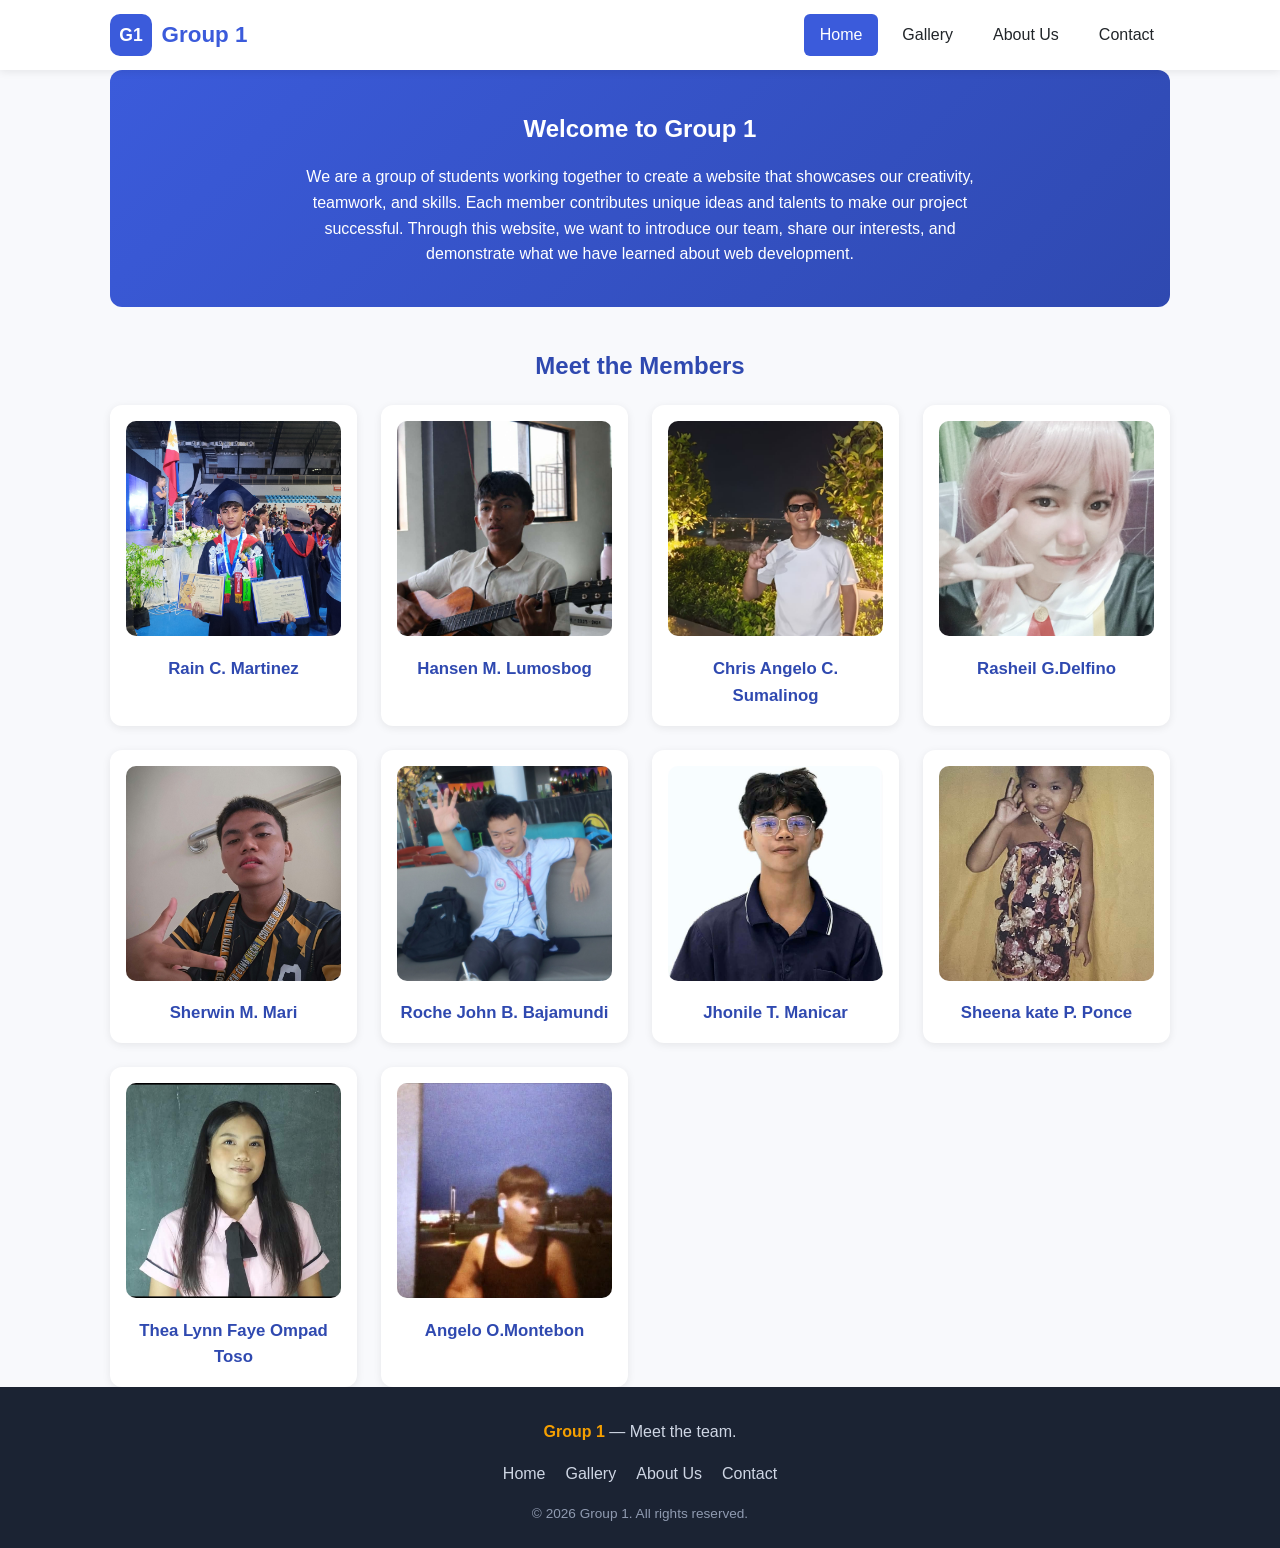
<file: index.html>
<!DOCTYPE html>
<html lang="en">
<head>
  <meta charset="UTF-8">
  <meta name="viewport" content="width=device-width, initial-scale=1.0">
  <title>Home | Group 1</title>
  <link rel="stylesheet" href="css/style.css">
</head>
<body>
  <header id="site-header">
    <div class="container header-inner">
      <a class="logo" href="index.html" aria-label="Group 1 home">
        <span class="logo-mark" aria-hidden="true">G1</span>
        <span class="logo-text">Group 1</span>
      </a>
      <input type="checkbox" id="nav-check" class="nav-check" aria-label="Toggle navigation">
      <label class="nav-toggle" for="nav-check" aria-hidden="true">
        <span></span><span></span><span></span>
      </label>
      <nav id="site-nav" class="site-nav" aria-label="Main navigation">
        <ul>
          <li><a href="index.html" aria-current="page" class="active">Home</a></li>
          <li><a href="gallery.html">Gallery</a></li>
          <li><a href="about.html">About Us</a></li>
          <li><a href="contact.html">Contact</a></li>
        </ul>
      </nav>
    </div>
  </header>

  <main class="container">
    <section id="intro" class="intro">
      <h1>Welcome to Group 1</h1>
      <p>
        We are a group of students working together to create a website that showcases our creativity, teamwork, and skills. Each member contributes unique ideas and talents to make our project successful. Through this website, we want to introduce our team, share our interests, and demonstrate what we have learned about web development.
      </p>
    </section>

    <section id="members" class="members">
      <h2>Meet the Members</h2>
      <div id="members-grid" class="members-grid">
        <a class="member-card" href="profile.html#member-1">
          <img src="images/martinez.jpeg" alt="Photo of Member Name 1">
          <h3>Rain C. Martinez</h3>
        </a>
        <a class="member-card" href="profile.html#member-2">
          <img src="images/Hansen.jfif" alt="Photo of Member Name 2">
          <h3>Hansen M. Lumosbog</h3>
        </a>
        <a class="member-card" href="profile.html#member-3">
          <img src="images/sumalinog.jpg" alt="Photo of Member Name 3">
          <h3>Chris Angelo C. Sumalinog</h3>
        </a>
        <a class="member-card" href="profile.html#member-4">
          <img src="images/Delfino.jpeg" alt="Photo of Member Name 4">
          <h3>Rasheil G.Delfino</h3>
        </a>
        <a class="member-card" href="profile.html#member-5">
          <img src="images/Sherwin.jfif" alt="Photo of Member Name 5">
          <h3>Sherwin M. Mari </h3>
        </a>
        <a class="member-card" href="profile.html#member-6">
          <img src="images/ROCHE.jpg" alt="Photo of Member Name 6">
          <h3>Roche John B. Bajamundi</h3>
        </a>
        <a class="member-card" href="profile.html#member-7">
          <img src="images/manicar.jfif" alt="Photo of Member Name 7">
          <h3>Jhonile T. Manicar</h3>
        </a>
          <a class="member-card" href="profile.html#member-8">
          <img src="images/Ponce.jfif" alt="Photo of Member Name 8">
          <h3>Sheena kate P. Ponce</h3>
        </a>
        <a class="member-card" href="profile.html#member-9">
          <img src="images/TOSO.jfif" alt="Photo of Member Name 9">
          <h3>Thea Lynn Faye Ompad Toso</h3>
        </a>
          <a class="member-card" href="profile.html#member-10">
          <img src="images/Montebon.jfif" alt="Photo of Member Name 10">
          <h3>Angelo O.Montebon</h3>
        </a>
      </div>
    </section>
  </main>

  <footer id="site-footer">
    <div class="container footer-inner">
      <p class="footer-brand"><strong>Group 1</strong> &mdash; Meet the team.</p>
      <ul class="footer-links">
        <li><a href="index.html">Home</a></li>
        <li><a href="gallery.html">Gallery</a></li>
        <li><a href="about.html">About Us</a></li>
        <li><a href="contact.html">Contact</a></li>
      </ul>
      <p class="footer-copy">&copy; 2026 Group 1. All rights reserved.</p>
    </div>
  </footer>
</body>
</html>
</file>
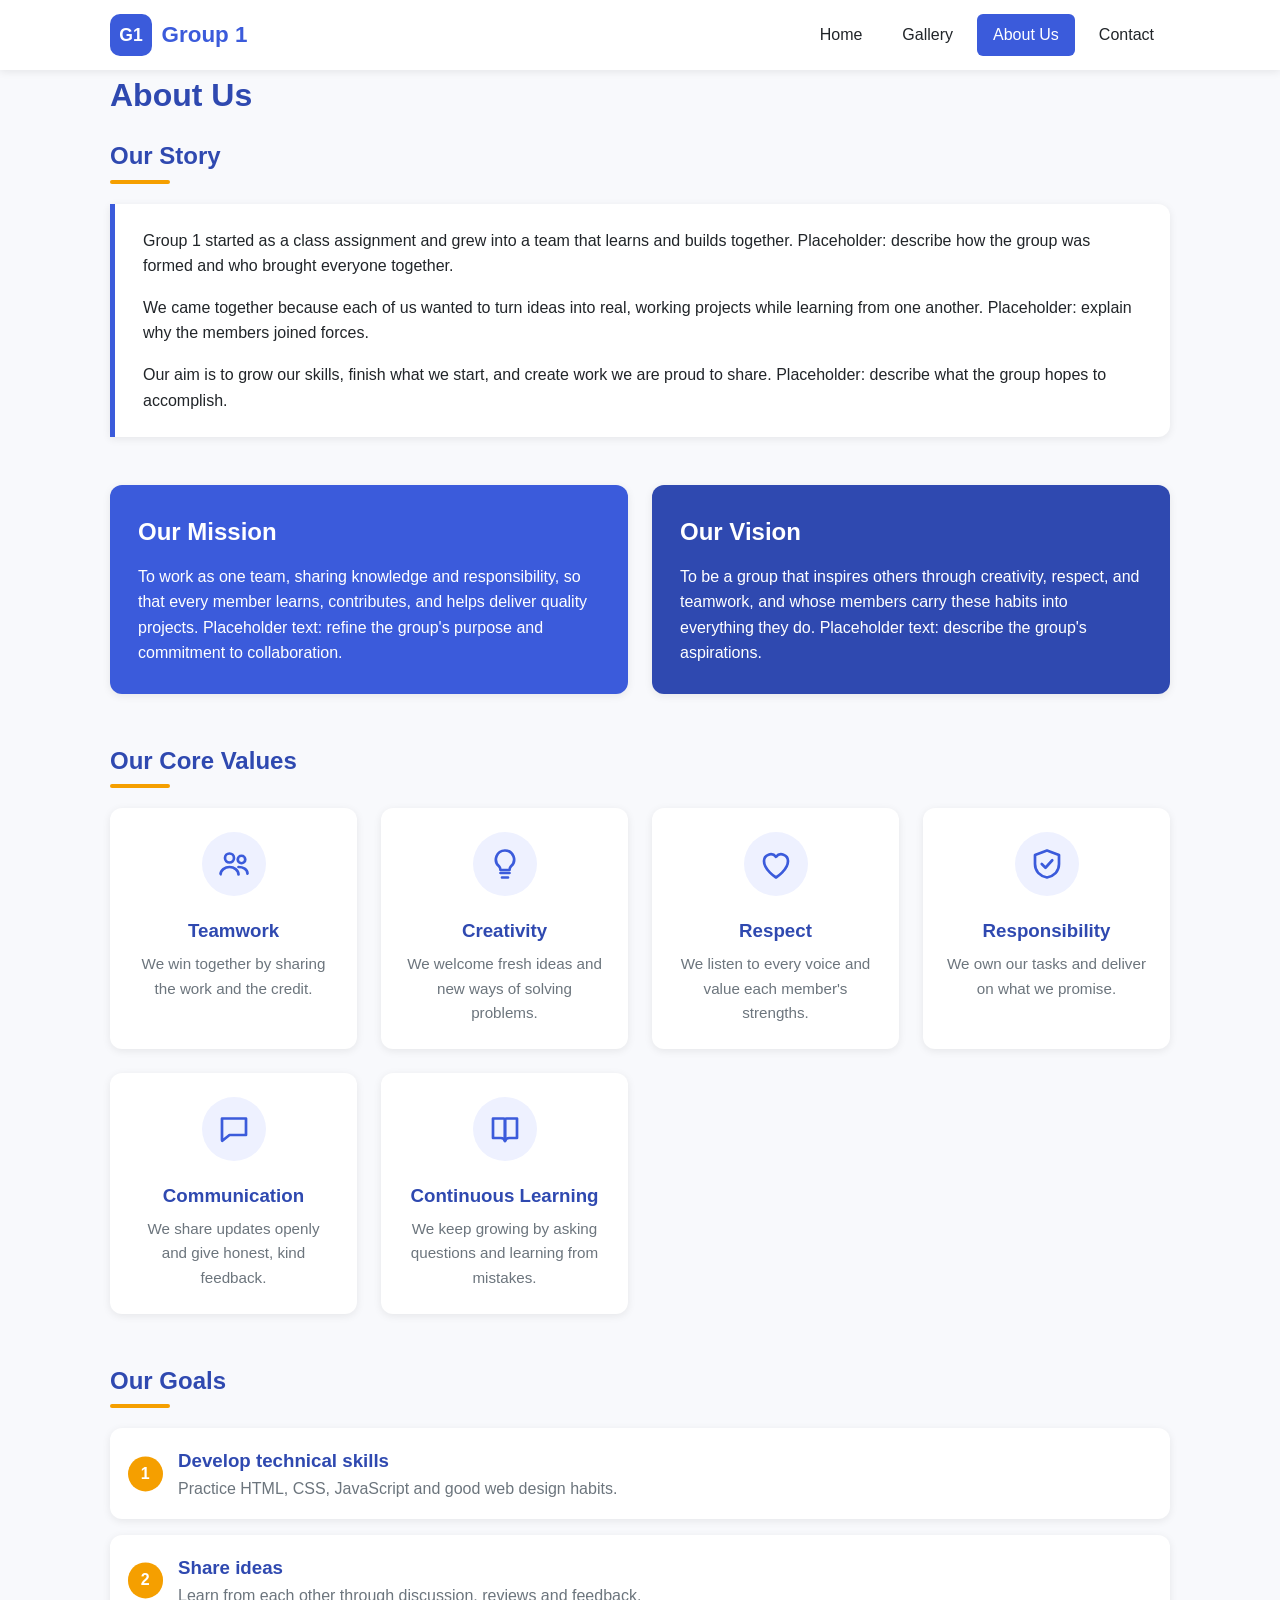
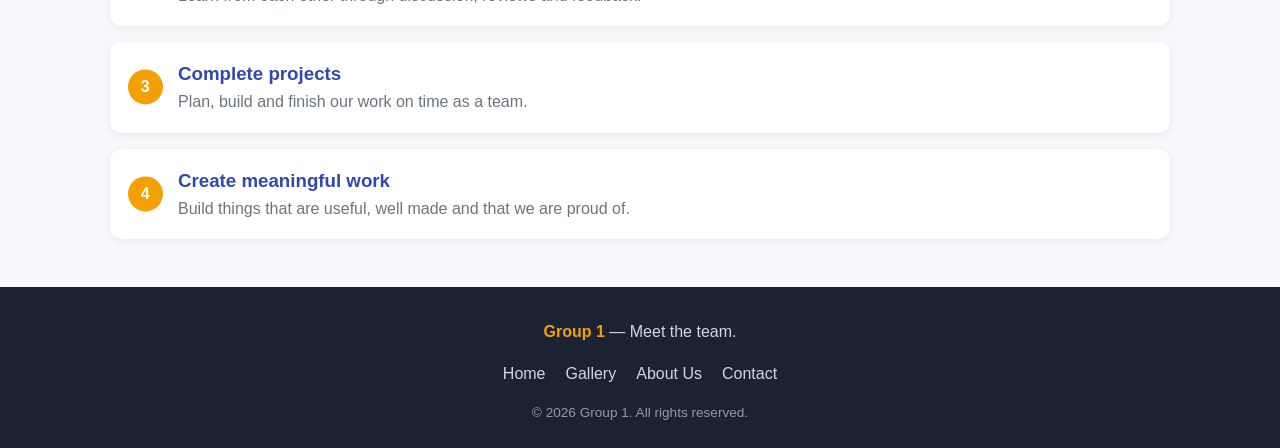
<file: about.html>
<!DOCTYPE html>
<html lang="en">
<head>
  <meta charset="UTF-8">
  <meta name="viewport" content="width=device-width, initial-scale=1.0">
  <title>About Us | Group 1</title>
  <link rel="stylesheet" href="css/style.css">
</head>
<body>
  <header id="site-header">
    <div class="container header-inner">
      <a class="logo" href="index.html" aria-label="Group 1 home">
        <span class="logo-mark" aria-hidden="true">G1</span>
        <span class="logo-text">Group 1</span>
      </a>
      <input type="checkbox" id="nav-check" class="nav-check" aria-label="Toggle navigation">
      <label class="nav-toggle" for="nav-check" aria-hidden="true">
        <span></span><span></span><span></span>
      </label>
      <nav id="site-nav" class="site-nav" aria-label="Main navigation">
        <ul>
          <li><a href="index.html">Home</a></li>
          <li><a href="gallery.html">Gallery</a></li>
          <li><a href="about.html" aria-current="page" class="active">About Us</a></li>
          <li><a href="contact.html">Contact</a></li>
        </ul>
      </nav>
    </div>
  </header>

  <main class="container about">
    <h1>About Us</h1>

    <section class="about-section" id="story">
      <h2>Our Story</h2>
      <div class="story">
        <p>
          Group 1 started as a class assignment and grew into a team that learns
          and builds together. Placeholder: describe how the group was formed and
          who brought everyone together.
        </p>
        <p>
          We came together because each of us wanted to turn ideas into real,
          working projects while learning from one another. Placeholder: explain
          why the members joined forces.
        </p>
        <p>
          Our aim is to grow our skills, finish what we start, and create work
          we are proud to share. Placeholder: describe what the group hopes to
          accomplish.
        </p>
      </div>
    </section>

    <section class="about-section" id="mission-vision">
      <div class="mv-grid">
        <article class="mv-card">
          <h2>Our Mission</h2>
          <p>
            To work as one team, sharing knowledge and responsibility, so that
            every member learns, contributes, and helps deliver quality projects.
            Placeholder text: refine the group's purpose and commitment to
            collaboration.
          </p>
        </article>
        <article class="mv-card mv-vision">
          <h2>Our Vision</h2>
          <p>
            To be a group that inspires others through creativity, respect, and
            teamwork, and whose members carry these habits into everything they
            do. Placeholder text: describe the group's aspirations.
          </p>
        </article>
      </div>
    </section>

    <section class="about-section" id="values">
      <h2>Our Core Values</h2>
      <ul class="values-grid">
        <li class="value-card">
          <svg class="value-icon" viewBox="0 0 24 24" aria-hidden="true">
            <circle cx="9" cy="8" r="3"/><circle cx="17" cy="9" r="2.5"/>
            <path d="M3 19c0-3 3-5 6-5s6 2 6 5"/><path d="M15 14c3 0 6 1.5 6 4.5"/>
          </svg>
          <h3>Teamwork</h3>
          <p>We win together by sharing the work and the credit.</p>
        </li>
        <li class="value-card">
          <svg class="value-icon" viewBox="0 0 24 24" aria-hidden="true">
            <path d="M9 18h6M10 21h4"/>
            <path d="M12 3a6 6 0 0 0-4 10.5c.8.8 1 1.5 1 2.5h6c0-1 .2-1.7 1-2.5A6 6 0 0 0 12 3z"/>
          </svg>
          <h3>Creativity</h3>
          <p>We welcome fresh ideas and new ways of solving problems.</p>
        </li>
        <li class="value-card">
          <svg class="value-icon" viewBox="0 0 24 24" aria-hidden="true">
            <path d="M12 21s-8-5-8-11a4.5 4.5 0 0 1 8-2.8A4.5 4.5 0 0 1 20 10c0 6-8 11-8 11z"/>
          </svg>
          <h3>Respect</h3>
          <p>We listen to every voice and value each member's strengths.</p>
        </li>
        <li class="value-card">
          <svg class="value-icon" viewBox="0 0 24 24" aria-hidden="true">
            <path d="M12 3l8 3v6c0 5-3.5 8-8 9-4.5-1-8-4-8-9V6z"/><path d="M8.5 12l2.5 2.5 4.5-5"/>
          </svg>
          <h3>Responsibility</h3>
          <p>We own our tasks and deliver on what we promise.</p>
        </li>
        <li class="value-card">
          <svg class="value-icon" viewBox="0 0 24 24" aria-hidden="true">
            <path d="M4 5h16v11H9l-5 4z"/>
          </svg>
          <h3>Communication</h3>
          <p>We share updates openly and give honest, kind feedback.</p>
        </li>
        <li class="value-card">
          <svg class="value-icon" viewBox="0 0 24 24" aria-hidden="true">
            <path d="M4 5h7a1 1 0 0 1 1 1v14a3 3 0 0 0-3-2H4z"/><path d="M20 5h-7a1 1 0 0 0-1 1v14a3 3 0 0 1 3-2h5z"/>
          </svg>
          <h3>Continuous Learning</h3>
          <p>We keep growing by asking questions and learning from mistakes.</p>
        </li>
      </ul>
    </section>

    <section class="about-section" id="goals">
      <h2>Our Goals</h2>
      <ol class="goals-list">
        <li>
          <h3>Develop technical skills</h3>
          <p>Practice HTML, CSS, JavaScript and good web design habits.</p>
        </li>
        <li>
          <h3>Share ideas</h3>
          <p>Learn from each other through discussion, reviews and feedback.</p>
        </li>
        <li>
          <h3>Complete projects</h3>
          <p>Plan, build and finish our work on time as a team.</p>
        </li>
        <li>
          <h3>Create meaningful work</h3>
          <p>Build things that are useful, well made and that we are proud of.</p>
        </li>
      </ol>
    </section>
  </main>

  <footer id="site-footer">
    <div class="container footer-inner">
      <p class="footer-brand"><strong>Group 1</strong> &mdash; Meet the team.</p>
      <ul class="footer-links">
        <li><a href="index.html">Home</a></li>
        <li><a href="gallery.html">Gallery</a></li>
        <li><a href="about.html">About Us</a></li>
        <li><a href="contact.html">Contact</a></li>
      </ul>
      <p class="footer-copy">&copy; 2026 Group 1. All rights reserved.</p>
    </div>
  </footer>
</body>
</html>
</file>
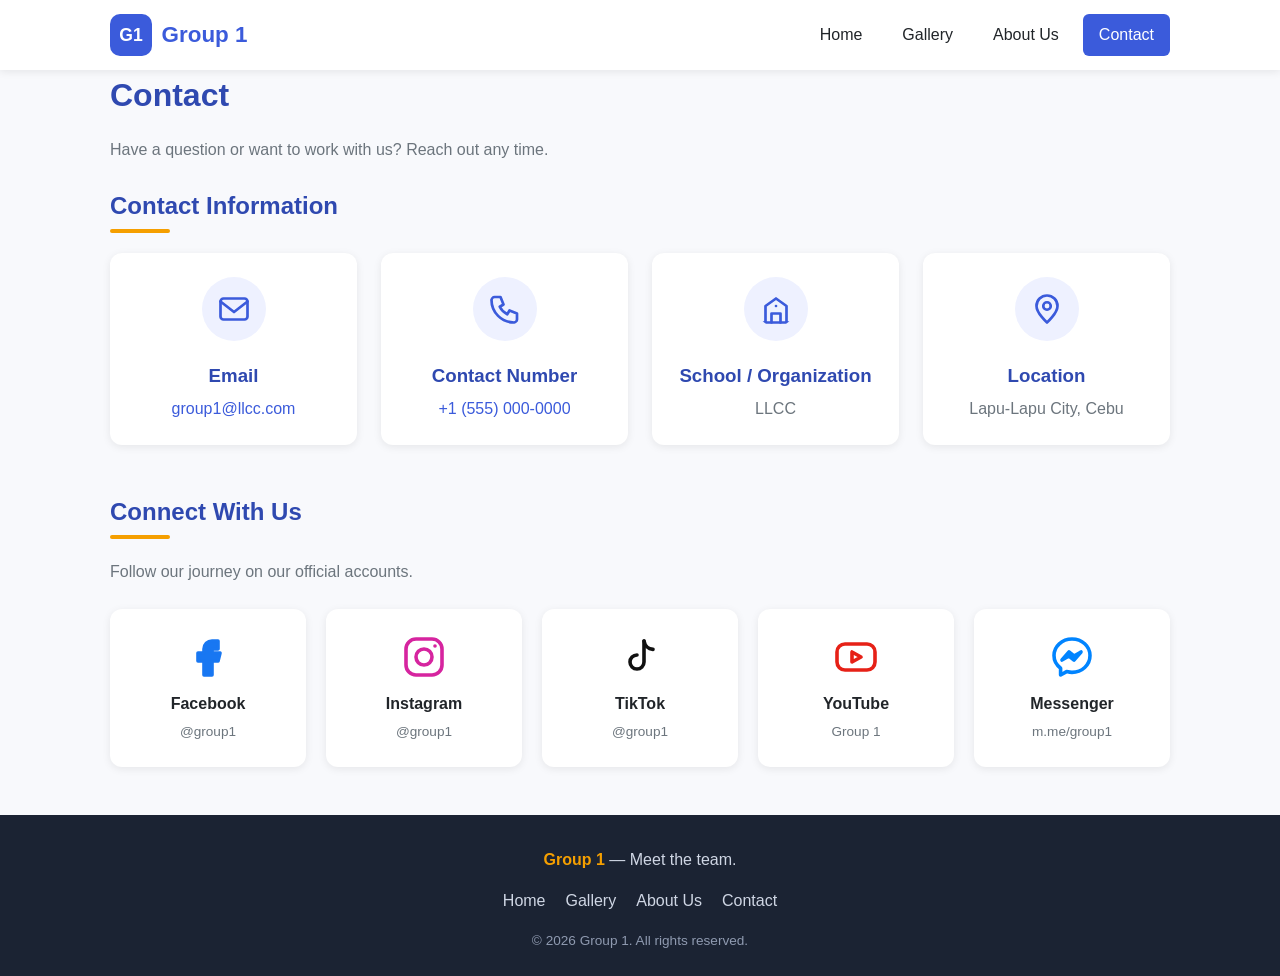
<file: contact.html>
<!DOCTYPE html>
<html lang="en">
<head>
  <meta charset="UTF-8">
  <meta name="viewport" content="width=device-width, initial-scale=1.0">
  <title>Contact | Group 1</title>
  <link rel="stylesheet" href="css/style.css">
</head>
<body>
  <header id="site-header">
    <div class="container header-inner">
      <a class="logo" href="index.html" aria-label="Group 1 home">
        <span class="logo-mark" aria-hidden="true">G1</span>
        <span class="logo-text">Group 1</span>
      </a>
      <input type="checkbox" id="nav-check" class="nav-check" aria-label="Toggle navigation">
      <label class="nav-toggle" for="nav-check" aria-hidden="true">
        <span></span><span></span><span></span>
      </label>
      <nav id="site-nav" class="site-nav" aria-label="Main navigation">
        <ul>
          <li><a href="index.html">Home</a></li>
          <li><a href="gallery.html">Gallery</a></li>
          <li><a href="about.html">About Us</a></li>
          <li><a href="contact.html" aria-current="page" class="active">Contact</a></li>
        </ul>
      </nav>
    </div>
  </header>

  <main class="container">
    <h1>Contact</h1>
    <p class="page-lead">Have a question or want to work with us? Reach out any time.</p>

    <section class="about-section" id="contact-info">
      <h2>Contact Information</h2>
      <ul class="contact-grid">
        <li class="contact-card">
          <svg class="contact-icon" viewBox="0 0 24 24" aria-hidden="true">
            <rect x="3" y="5" width="18" height="14" rx="2"/><path d="M3 7l9 7 9-7"/>
          </svg>
          <h3>Email</h3>
          <a href="mailto:group1@llcc.com">group1@llcc.com</a>
        </li>
        <li class="contact-card">
          <svg class="contact-icon" viewBox="0 0 24 24" aria-hidden="true">
            <path d="M5 4h4l2 5-2.5 1.5a11 11 0 0 0 5 5L15 13l5 2v4a2 2 0 0 1-2 2A15 15 0 0 1 3 6a2 2 0 0 1 2-2z"/>
          </svg>
          <h3>Contact Number</h3>
          <a href="tel:+15550000000">+1 (555) 000-0000</a>
        </li>
        <li class="contact-card">
          <svg class="contact-icon" viewBox="0 0 24 24" aria-hidden="true">
            <path d="M3 21h18M5 21V10l7-5 7 5v11"/><path d="M9 21v-6h6v6M12 10h.01"/>
          </svg>
          <h3>School / Organization</h3>
          <p>LLCC</p>
        </li>
        <li class="contact-card">
          <svg class="contact-icon" viewBox="0 0 24 24" aria-hidden="true">
            <path d="M12 21s-7-6.2-7-11a7 7 0 0 1 14 0c0 4.8-7 11-7 11z"/><circle cx="12" cy="10" r="2.5"/>
          </svg>
          <h3>Location</h3>
          <p>Lapu-Lapu City, Cebu</p>
        </li>
      </ul>
    </section>

    <section class="about-section" id="social">
      <h2>Connect With Us</h2>
      <p class="page-lead">Follow our journey on our official accounts.</p>
      <ul class="social-grid">
        <li>
          <a class="social-card facebook" href="#" target="_blank" rel="noopener noreferrer">
            <svg class="social-icon" viewBox="0 0 24 24" aria-hidden="true">
              <path d="M14 8h3V4h-3a4 4 0 0 0-4 4v2H7v4h3v7h4v-7h3l1-4h-4V8z"/>
            </svg>
            <span class="social-name">Facebook</span>
            <span class="social-handle">@group1</span>
          </a>
        </li>
        <li>
          <a class="social-card instagram" href="#" target="_blank" rel="noopener noreferrer">
            <svg class="social-icon" viewBox="0 0 24 24" aria-hidden="true">
              <rect x="3" y="3" width="18" height="18" rx="5"/><circle cx="12" cy="12" r="4"/><path d="M17.5 6.5h.01"/>
            </svg>
            <span class="social-name">Instagram</span>
            <span class="social-handle">@group1</span>
          </a>
        </li>
        <li>
          <a class="social-card tiktok" href="#" target="_blank" rel="noopener noreferrer">
            <svg class="social-icon" viewBox="0 0 24 24" aria-hidden="true">
              <path d="M14 4v10.5a3.5 3.5 0 1 1-3.5-3.5"/><path d="M14 4c.5 2.5 2 4 4.5 4.2"/>
            </svg>
            <span class="social-name">TikTok</span>
            <span class="social-handle">@group1</span>
          </a>
        </li>
        <li>
          <a class="social-card youtube" href="#" target="_blank" rel="noopener noreferrer">
            <svg class="social-icon" viewBox="0 0 24 24" aria-hidden="true">
              <rect x="2.5" y="5.5" width="19" height="13" rx="4"/><path d="M10 9.5v5l4.5-2.5z"/>
            </svg>
            <span class="social-name">YouTube</span>
            <span class="social-handle">Group 1</span>
          </a>
        </li>
        <li>
          <a class="social-card messenger" href="#" target="_blank" rel="noopener noreferrer">
            <svg class="social-icon" viewBox="0 0 24 24" aria-hidden="true">
              <path d="M12 3C7 3 3 6.7 3 11.3c0 2.6 1.3 4.8 3.3 6.3V21l3-1.7c.9.2 1.8.4 2.7.4 5 0 9-3.7 9-8.4S17 3 12 3z"/>
              <path d="M7 13.5l3.5-4 2.5 2 3.5-2-3.5 4-2.5-2z"/>
            </svg>
            <span class="social-name">Messenger</span>
            <span class="social-handle">m.me/group1</span>
          </a>
        </li>
      </ul>
    </section>
  </main>

  <footer id="site-footer">
    <div class="container footer-inner">
      <p class="footer-brand"><strong>Group 1</strong> &mdash; Meet the team.</p>
      <ul class="footer-links">
        <li><a href="index.html">Home</a></li>
        <li><a href="gallery.html">Gallery</a></li>
        <li><a href="about.html">About Us</a></li>
        <li><a href="contact.html">Contact</a></li>
      </ul>
      <p class="footer-copy">&copy; 2026 Group 1. All rights reserved.</p>
    </div>
  </footer>
</body>
</html>
</file>
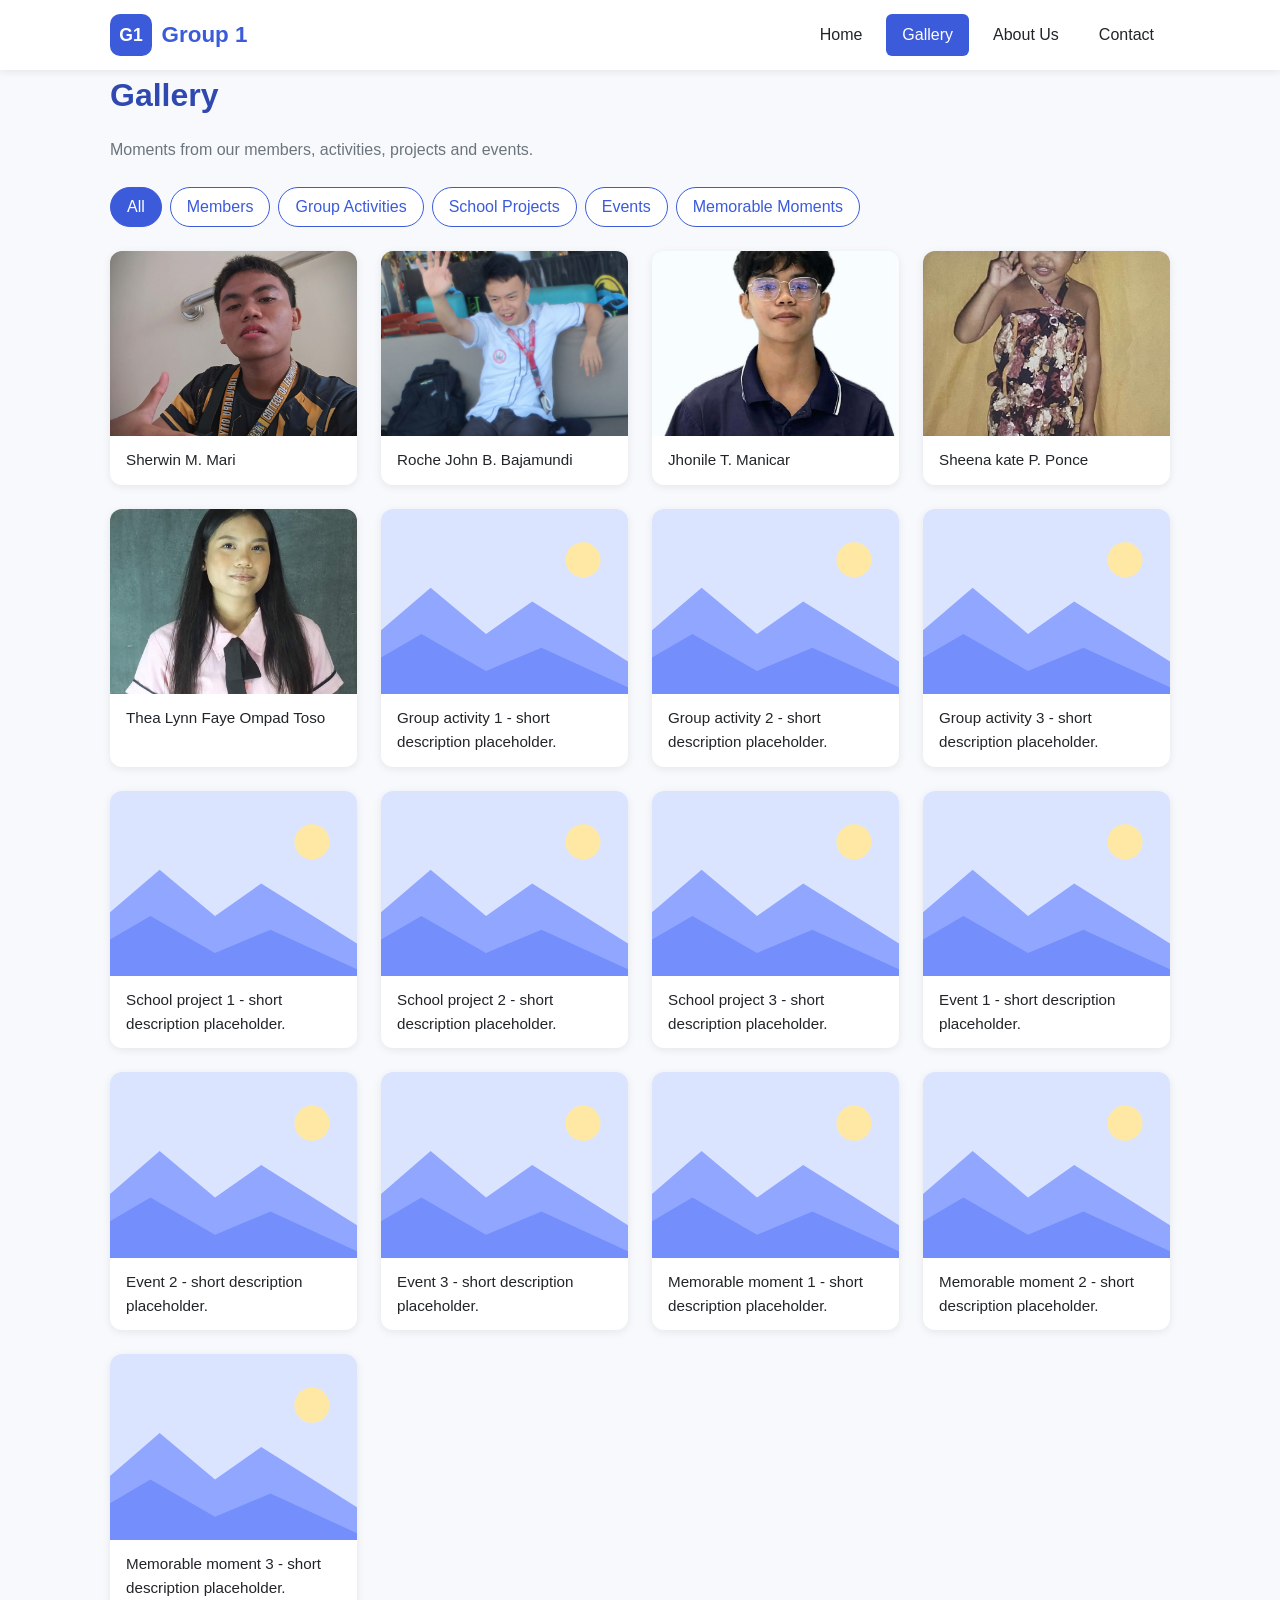
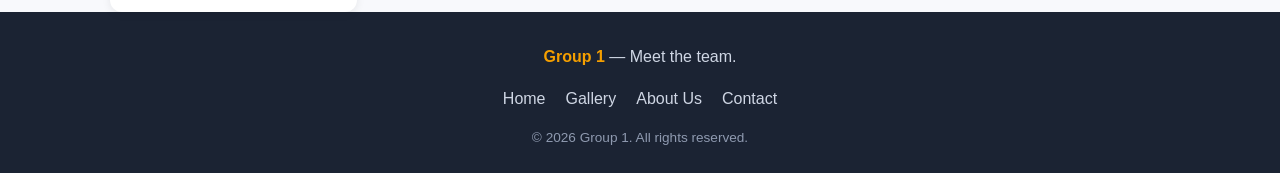
<file: gallery.html>
<!DOCTYPE html>
<html lang="en">
<head>
  <meta charset="UTF-8">
  <meta name="viewport" content="width=device-width, initial-scale=1.0">
  <title>Gallery | Group 1</title>
  <link rel="stylesheet" href="css/style.css">
</head>
<body>
  <header id="site-header">
    <div class="container header-inner">
      <a class="logo" href="index.html" aria-label="Group 1 home">
        <span class="logo-mark" aria-hidden="true">G1</span>
        <span class="logo-text">Group 1</span>
      </a>
      <input type="checkbox" id="nav-check" class="nav-check" aria-label="Toggle navigation">
      <label class="nav-toggle" for="nav-check" aria-hidden="true">
        <span></span><span></span><span></span>
      </label>
      <nav id="site-nav" class="site-nav" aria-label="Main navigation">
        <ul>
          <li><a href="index.html">Home</a></li>
          <li><a href="gallery.html" aria-current="page" class="active">Gallery</a></li>
          <li><a href="about.html">About Us</a></li>
          <li><a href="contact.html">Contact</a></li>
        </ul>
      </nav>
    </div>
  </header>

  <main class="container">
    <h1>Gallery</h1>
    <p class="page-lead">Moments from our members, activities, projects and events.</p>

    <div class="gallery-wrap">
      <input class="filter-radio" type="radio" name="gallery-filter" id="f-all" checked>
      <input class="filter-radio" type="radio" name="gallery-filter" id="f-members">
      <input class="filter-radio" type="radio" name="gallery-filter" id="f-activities">
      <input class="filter-radio" type="radio" name="gallery-filter" id="f-projects">
      <input class="filter-radio" type="radio" name="gallery-filter" id="f-events">
      <input class="filter-radio" type="radio" name="gallery-filter" id="f-moments">

      <div id="gallery-filters" class="gallery-filters" role="group" aria-label="Filter photos">
        <label class="filter-btn" for="f-all">All</label>
        <label class="filter-btn" for="f-members">Members</label>
        <label class="filter-btn" for="f-activities">Group Activities</label>
        <label class="filter-btn" for="f-projects">School Projects</label>
        <label class="filter-btn" for="f-events">Events</label>
        <label class="filter-btn" for="f-moments">Memorable Moments</label>
      </div>

      <div id="gallery-grid" class="gallery-grid">
        <figure class="gallery-item" id="g-1" data-category="members">
          <a class="gallery-thumb" href="#lb-1" aria-label="View larger: Member Name 1">
            <img src="images/Sherwin.jfif" alt="Sherwin M. Mari" loading="lazy">
          </a>
          <figcaption>Sherwin M. Mari</figcaption>
        </figure>
        <figure class="gallery-item" id="g-2" data-category="members">
          <a class="gallery-thumb" href="#lb-2" aria-label="View larger: Member Name 2">
            <img src="images/ROCHE.jpg" alt="Roche John B. Bajamundi" loading="lazy">
          </a>
          <figcaption>Roche John B. Bajamundi</figcaption>
        </figure>
        <figure class="gallery-item" id="g-3" data-category="members">
          <a class="gallery-thumb" href="#lb-3" aria-label="View larger: Member Name 3">
            <img src="images/manicar.jfif" alt="Jhonile T. Manicar" loading="lazy">
          </a>
          <figcaption>Jhonile T. Manicar</figcaption>
        </figure>
        <figure class="gallery-item" id="g-4" data-category="members">
          <a class="gallery-thumb" href="#lb-4" aria-label="View larger: Member Name 4">
            <img src="images/Ponce.jfif" alt="Sheena kate P. Ponce" loading="lazy">
          </a>
          <figcaption>Sheena kate P. Ponce</figcaption>
        </figure>
        <figure class="gallery-item" id="g-5" data-category="members">
          <a class="gallery-thumb" href="#lb-5" aria-label="View larger: Member Name 5">
            <img src="images/TOSO.jfif" alt="Thea Lynn Faye Ompad Toso" loading="lazy">
          </a>
          <figcaption>Thea Lynn Faye Ompad Toso</figcaption>
        </figure>
        <figure class="gallery-item" id="g-6" data-category="activities">
          <a class="gallery-thumb" href="#lb-6" aria-label="View larger: Group activity 1 - short description placeholder.">
            <img src="images/placeholder-wide.svg" alt="Group activity 1 - short description placeholder." loading="lazy">
          </a>
          <figcaption>Group activity 1 - short description placeholder.</figcaption>
        </figure>
        <figure class="gallery-item" id="g-7" data-category="activities">
          <a class="gallery-thumb" href="#lb-7" aria-label="View larger: Group activity 2 - short description placeholder.">
            <img src="images/placeholder-wide.svg" alt="Group activity 2 - short description placeholder." loading="lazy">
          </a>
          <figcaption>Group activity 2 - short description placeholder.</figcaption>
        </figure>
        <figure class="gallery-item" id="g-8" data-category="activities">
          <a class="gallery-thumb" href="#lb-8" aria-label="View larger: Group activity 3 - short description placeholder.">
            <img src="images/placeholder-wide.svg" alt="Group activity 3 - short description placeholder." loading="lazy">
          </a>
          <figcaption>Group activity 3 - short description placeholder.</figcaption>
        </figure>
        <figure class="gallery-item" id="g-9" data-category="projects">
          <a class="gallery-thumb" href="#lb-9" aria-label="View larger: School project 1 - short description placeholder.">
            <img src="images/placeholder-wide.svg" alt="School project 1 - short description placeholder." loading="lazy">
          </a>
          <figcaption>School project 1 - short description placeholder.</figcaption>
        </figure>
        <figure class="gallery-item" id="g-10" data-category="projects">
          <a class="gallery-thumb" href="#lb-10" aria-label="View larger: School project 2 - short description placeholder.">
            <img src="images/placeholder-wide.svg" alt="School project 2 - short description placeholder." loading="lazy">
          </a>
          <figcaption>School project 2 - short description placeholder.</figcaption>
        </figure>
        <figure class="gallery-item" id="g-11" data-category="projects">
          <a class="gallery-thumb" href="#lb-11" aria-label="View larger: School project 3 - short description placeholder.">
            <img src="images/placeholder-wide.svg" alt="School project 3 - short description placeholder." loading="lazy">
          </a>
          <figcaption>School project 3 - short description placeholder.</figcaption>
        </figure>
        <figure class="gallery-item" id="g-12" data-category="events">
          <a class="gallery-thumb" href="#lb-12" aria-label="View larger: Event 1 - short description placeholder.">
            <img src="images/placeholder-wide.svg" alt="Event 1 - short description placeholder." loading="lazy">
          </a>
          <figcaption>Event 1 - short description placeholder.</figcaption>
        </figure>
        <figure class="gallery-item" id="g-13" data-category="events">
          <a class="gallery-thumb" href="#lb-13" aria-label="View larger: Event 2 - short description placeholder.">
            <img src="images/placeholder-wide.svg" alt="Event 2 - short description placeholder." loading="lazy">
          </a>
          <figcaption>Event 2 - short description placeholder.</figcaption>
        </figure>
        <figure class="gallery-item" id="g-14" data-category="events">
          <a class="gallery-thumb" href="#lb-14" aria-label="View larger: Event 3 - short description placeholder.">
            <img src="images/placeholder-wide.svg" alt="Event 3 - short description placeholder." loading="lazy">
          </a>
          <figcaption>Event 3 - short description placeholder.</figcaption>
        </figure>
        <figure class="gallery-item" id="g-15" data-category="moments">
          <a class="gallery-thumb" href="#lb-15" aria-label="View larger: Memorable moment 1 - short description placeholder.">
            <img src="images/placeholder-wide.svg" alt="Memorable moment 1 - short description placeholder." loading="lazy">
          </a>
          <figcaption>Memorable moment 1 - short description placeholder.</figcaption>
        </figure>
        <figure class="gallery-item" id="g-16" data-category="moments">
          <a class="gallery-thumb" href="#lb-16" aria-label="View larger: Memorable moment 2 - short description placeholder.">
            <img src="images/placeholder-wide.svg" alt="Memorable moment 2 - short description placeholder." loading="lazy">
          </a>
          <figcaption>Memorable moment 2 - short description placeholder.</figcaption>
        </figure>
        <figure class="gallery-item" id="g-17" data-category="moments">
          <a class="gallery-thumb" href="#lb-17" aria-label="View larger: Memorable moment 3 - short description placeholder.">
            <img src="images/placeholder-wide.svg" alt="Memorable moment 3 - short description placeholder." loading="lazy">
          </a>
          <figcaption>Memorable moment 3 - short description placeholder.</figcaption>
        </figure>
      </div>

      <div id="lb-1" class="lightbox" role="dialog" aria-label="Photo viewer">
        <a class="lb-backdrop" href="#g-1" aria-label="Close"></a>
        <div class="lb-panel">
          <a class="lb-btn lb-close" href="#g-1" aria-label="Close">&times;</a>
          <a class="lb-btn lb-prev lb-all" href="#lb-17" aria-label="Previous photo">&#10094;</a>
          <a class="lb-btn lb-prev lb-cat" href="#lb-5" aria-label="Previous photo">&#10094;</a>
          <figure>
            <img src="images/Sherwin.jfif" alt="Sherwin M. Mari" loading="lazy">
            <figcaption>Sherwin M. Mari</figcaption>
          </figure>
          <a class="lb-btn lb-next lb-all" href="#lb-2" aria-label="Next photo">&#10095;</a>
          <a class="lb-btn lb-next lb-cat" href="#lb-2" aria-label="Next photo">&#10095;</a>
        </div>
      </div>
      <div id="lb-2" class="lightbox" role="dialog" aria-label="Photo viewer">
        <a class="lb-backdrop" href="#g-2" aria-label="Close"></a>
        <div class="lb-panel">
          <a class="lb-btn lb-close" href="#g-2" aria-label="Close">&times;</a>
          <a class="lb-btn lb-prev lb-all" href="#lb-1" aria-label="Previous photo">&#10094;</a>
          <a class="lb-btn lb-prev lb-cat" href="#lb-1" aria-label="Previous photo">&#10094;</a>
          <figure>
            <img src="images/ROCHE.jpg" alt="Roche John B. Bajamundi" loading="lazy">
            <figcaption>Roche John B. Bajamundi</figcaption>
          </figure>
          <a class="lb-btn lb-next lb-all" href="#lb-3" aria-label="Next photo">&#10095;</a>
          <a class="lb-btn lb-next lb-cat" href="#lb-3" aria-label="Next photo">&#10095;</a>
        </div>
      </div>
      <div id="lb-3" class="lightbox" role="dialog" aria-label="Photo viewer">
        <a class="lb-backdrop" href="#g-3" aria-label="Close"></a>
        <div class="lb-panel">
          <a class="lb-btn lb-close" href="#g-3" aria-label="Close">&times;</a>
          <a class="lb-btn lb-prev lb-all" href="#lb-2" aria-label="Previous photo">&#10094;</a>
          <a class="lb-btn lb-prev lb-cat" href="#lb-2" aria-label="Previous photo">&#10094;</a>
          <figure>
            <img src="images/manicar.jfif" alt="Jhonile T. Manicar" loading="lazy">
            <figcaption>Jhonile T. Manicar</figcaption>
          </figure>
          <a class="lb-btn lb-next lb-all" href="#lb-4" aria-label="Next photo">&#10095;</a>
          <a class="lb-btn lb-next lb-cat" href="#lb-4" aria-label="Next photo">&#10095;</a>
        </div>
      </div>
      <div id="lb-4" class="lightbox" role="dialog" aria-label="Photo viewer">
        <a class="lb-backdrop" href="#g-4" aria-label="Close"></a>
        <div class="lb-panel">
          <a class="lb-btn lb-close" href="#g-4" aria-label="Close">&times;</a>
          <a class="lb-btn lb-prev lb-all" href="#lb-3" aria-label="Previous photo">&#10094;</a>
          <a class="lb-btn lb-prev lb-cat" href="#lb-3" aria-label="Previous photo">&#10094;</a>
          <figure>
            <img src="images/Ponce.jfif" alt="Sheena kate P. Ponce" loading="lazy">
            <figcaption>Sheena kate P. Ponce</figcaption>
          </figure>
          <a class="lb-btn lb-next lb-all" href="#lb-5" aria-label="Next photo">&#10095;</a>
          <a class="lb-btn lb-next lb-cat" href="#lb-5" aria-label="Next photo">&#10095;</a>
        </div>
      </div>
      <div id="lb-5" class="lightbox" role="dialog" aria-label="Photo viewer">
        <a class="lb-backdrop" href="#g-5" aria-label="Close"></a>
        <div class="lb-panel">
          <a class="lb-btn lb-close" href="#g-5" aria-label="Close">&times;</a>
          <a class="lb-btn lb-prev lb-all" href="#lb-4" aria-label="Previous photo">&#10094;</a>
          <a class="lb-btn lb-prev lb-cat" href="#lb-4" aria-label="Previous photo">&#10094;</a>
          <figure>
            <img src="images/TOSO.jfif" alt="Thea Lynn Faye Ompad Toso" loading="lazy">
            <figcaption>Thea Lynn Faye Ompad Toso</figcaption>
          </figure>
          <a class="lb-btn lb-next lb-all" href="#lb-6" aria-label="Next photo">&#10095;</a>
          <a class="lb-btn lb-next lb-cat" href="#lb-6" aria-label="Next photo">&#10095;</a>
        </div>
      </div>
      <div id="lb-6" class="lightbox" role="dialog" aria-label="Photo viewer">
        <a class="lb-backdrop" href="#g-6" aria-label="Close"></a>
        <div class="lb-panel">
          <a class="lb-btn lb-close" href="#g-6" aria-label="Close">&times;</a>
          <a class="lb-btn lb-prev lb-all" href="#lb-5" aria-label="Previous photo">&#10094;</a>
          <a class="lb-btn lb-prev lb-cat" href="#lb-5" aria-label="Previous photo">&#10094;</a>
          <figure>
            <img src="images/placeholder-wide.svg" alt="Group activity 1 - short description placeholder." loading="lazy">
            <figcaption>Group activity 1 - short description placeholder.</figcaption>
          </figure>
          <a class="lb-btn lb-next lb-all" href="#lb-7" aria-label="Next photo">&#10095;</a>
          <a class="lb-btn lb-next lb-cat" href="#lb-7" aria-label="Next photo">&#10095;</a>
        </div>
      </div>
      <div id="lb-7" class="lightbox" role="dialog" aria-label="Photo viewer">
        <a class="lb-backdrop" href="#g-7" aria-label="Close"></a>
        <div class="lb-panel">
          <a class="lb-btn lb-close" href="#g-7" aria-label="Close">&times;</a>
          <a class="lb-btn lb-prev lb-all" href="#lb-6" aria-label="Previous photo">&#10094;</a>
          <a class="lb-btn lb-prev lb-cat" href="#lb-6" aria-label="Previous photo">&#10094;</a>
          <figure>
            <img src="images/placeholder-wide.svg" alt="Group activity 2 - short description placeholder." loading="lazy">
            <figcaption>Group activity 2 - short description placeholder.</figcaption>
          </figure>
          <a class="lb-btn lb-next lb-all" href="#lb-8" aria-label="Next photo">&#10095;</a>
          <a class="lb-btn lb-next lb-cat" href="#lb-8" aria-label="Next photo">&#10095;</a>
        </div>
      </div>
      <div id="lb-8" class="lightbox" role="dialog" aria-label="Photo viewer">
        <a class="lb-backdrop" href="#g-8" aria-label="Close"></a>
        <div class="lb-panel">
          <a class="lb-btn lb-close" href="#g-8" aria-label="Close">&times;</a>
          <a class="lb-btn lb-prev lb-all" href="#lb-7" aria-label="Previous photo">&#10094;</a>
          <a class="lb-btn lb-prev lb-cat" href="#lb-7" aria-label="Previous photo">&#10094;</a>
          <figure>
            <img src="images/placeholder-wide.svg" alt="Group activity 3 - short description placeholder." loading="lazy">
            <figcaption>Group activity 3 - short description placeholder.</figcaption>
          </figure>
          <a class="lb-btn lb-next lb-all" href="#lb-9" aria-label="Next photo">&#10095;</a>
          <a class="lb-btn lb-next lb-cat" href="#lb-6" aria-label="Next photo">&#10095;</a>
        </div>
      </div>
      <div id="lb-9" class="lightbox" role="dialog" aria-label="Photo viewer">
        <a class="lb-backdrop" href="#g-9" aria-label="Close"></a>
        <div class="lb-panel">
          <a class="lb-btn lb-close" href="#g-9" aria-label="Close">&times;</a>
          <a class="lb-btn lb-prev lb-all" href="#lb-8" aria-label="Previous photo">&#10094;</a>
          <a class="lb-btn lb-prev lb-cat" href="#lb-11" aria-label="Previous photo">&#10094;</a>
          <figure>
            <img src="images/placeholder-wide.svg" alt="School project 1 - short description placeholder." loading="lazy">
            <figcaption>School project 1 - short description placeholder.</figcaption>
          </figure>
          <a class="lb-btn lb-next lb-all" href="#lb-10" aria-label="Next photo">&#10095;</a>
          <a class="lb-btn lb-next lb-cat" href="#lb-10" aria-label="Next photo">&#10095;</a>
        </div>
      </div>
      <div id="lb-10" class="lightbox" role="dialog" aria-label="Photo viewer">
        <a class="lb-backdrop" href="#g-10" aria-label="Close"></a>
        <div class="lb-panel">
          <a class="lb-btn lb-close" href="#g-10" aria-label="Close">&times;</a>
          <a class="lb-btn lb-prev lb-all" href="#lb-9" aria-label="Previous photo">&#10094;</a>
          <a class="lb-btn lb-prev lb-cat" href="#lb-9" aria-label="Previous photo">&#10094;</a>
          <figure>
            <img src="images/placeholder-wide.svg" alt="School project 2 - short description placeholder." loading="lazy">
            <figcaption>School project 2 - short description placeholder.</figcaption>
          </figure>
          <a class="lb-btn lb-next lb-all" href="#lb-11" aria-label="Next photo">&#10095;</a>
          <a class="lb-btn lb-next lb-cat" href="#lb-11" aria-label="Next photo">&#10095;</a>
        </div>
      </div>
      <div id="lb-11" class="lightbox" role="dialog" aria-label="Photo viewer">
        <a class="lb-backdrop" href="#g-11" aria-label="Close"></a>
        <div class="lb-panel">
          <a class="lb-btn lb-close" href="#g-11" aria-label="Close">&times;</a>
          <a class="lb-btn lb-prev lb-all" href="#lb-10" aria-label="Previous photo">&#10094;</a>
          <a class="lb-btn lb-prev lb-cat" href="#lb-10" aria-label="Previous photo">&#10094;</a>
          <figure>
            <img src="images/placeholder-wide.svg" alt="School project 3 - short description placeholder." loading="lazy">
            <figcaption>School project 3 - short description placeholder.</figcaption>
          </figure>
          <a class="lb-btn lb-next lb-all" href="#lb-12" aria-label="Next photo">&#10095;</a>
          <a class="lb-btn lb-next lb-cat" href="#lb-9" aria-label="Next photo">&#10095;</a>
        </div>
      </div>
      <div id="lb-12" class="lightbox" role="dialog" aria-label="Photo viewer">
        <a class="lb-backdrop" href="#g-12" aria-label="Close"></a>
        <div class="lb-panel">
          <a class="lb-btn lb-close" href="#g-12" aria-label="Close">&times;</a>
          <a class="lb-btn lb-prev lb-all" href="#lb-11" aria-label="Previous photo">&#10094;</a>
          <a class="lb-btn lb-prev lb-cat" href="#lb-14" aria-label="Previous photo">&#10094;</a>
          <figure>
            <img src="images/placeholder-wide.svg" alt="Event 1 - short description placeholder." loading="lazy">
            <figcaption>Event 1 - short description placeholder.</figcaption>
          </figure>
          <a class="lb-btn lb-next lb-all" href="#lb-13" aria-label="Next photo">&#10095;</a>
          <a class="lb-btn lb-next lb-cat" href="#lb-13" aria-label="Next photo">&#10095;</a>
        </div>
      </div>
      <div id="lb-13" class="lightbox" role="dialog" aria-label="Photo viewer">
        <a class="lb-backdrop" href="#g-13" aria-label="Close"></a>
        <div class="lb-panel">
          <a class="lb-btn lb-close" href="#g-13" aria-label="Close">&times;</a>
          <a class="lb-btn lb-prev lb-all" href="#lb-12" aria-label="Previous photo">&#10094;</a>
          <a class="lb-btn lb-prev lb-cat" href="#lb-12" aria-label="Previous photo">&#10094;</a>
          <figure>
            <img src="images/placeholder-wide.svg" alt="Event 2 - short description placeholder." loading="lazy">
            <figcaption>Event 2 - short description placeholder.</figcaption>
          </figure>
          <a class="lb-btn lb-next lb-all" href="#lb-14" aria-label="Next photo">&#10095;</a>
          <a class="lb-btn lb-next lb-cat" href="#lb-14" aria-label="Next photo">&#10095;</a>
        </div>
      </div>
      <div id="lb-14" class="lightbox" role="dialog" aria-label="Photo viewer">
        <a class="lb-backdrop" href="#g-14" aria-label="Close"></a>
        <div class="lb-panel">
          <a class="lb-btn lb-close" href="#g-14" aria-label="Close">&times;</a>
          <a class="lb-btn lb-prev lb-all" href="#lb-13" aria-label="Previous photo">&#10094;</a>
          <a class="lb-btn lb-prev lb-cat" href="#lb-13" aria-label="Previous photo">&#10094;</a>
          <figure>
            <img src="images/placeholder-wide.svg" alt="Event 3 - short description placeholder." loading="lazy">
            <figcaption>Event 3 - short description placeholder.</figcaption>
          </figure>
          <a class="lb-btn lb-next lb-all" href="#lb-15" aria-label="Next photo">&#10095;</a>
          <a class="lb-btn lb-next lb-cat" href="#lb-12" aria-label="Next photo">&#10095;</a>
        </div>
      </div>
      <div id="lb-15" class="lightbox" role="dialog" aria-label="Photo viewer">
        <a class="lb-backdrop" href="#g-15" aria-label="Close"></a>
        <div class="lb-panel">
          <a class="lb-btn lb-close" href="#g-15" aria-label="Close">&times;</a>
          <a class="lb-btn lb-prev lb-all" href="#lb-14" aria-label="Previous photo">&#10094;</a>
          <a class="lb-btn lb-prev lb-cat" href="#lb-17" aria-label="Previous photo">&#10094;</a>
          <figure>
            <img src="images/placeholder-wide.svg" alt="Memorable moment 1 - short description placeholder." loading="lazy">
            <figcaption>Memorable moment 1 - short description placeholder.</figcaption>
          </figure>
          <a class="lb-btn lb-next lb-all" href="#lb-16" aria-label="Next photo">&#10095;</a>
          <a class="lb-btn lb-next lb-cat" href="#lb-16" aria-label="Next photo">&#10095;</a>
        </div>
      </div>
      <div id="lb-16" class="lightbox" role="dialog" aria-label="Photo viewer">
        <a class="lb-backdrop" href="#g-16" aria-label="Close"></a>
        <div class="lb-panel">
          <a class="lb-btn lb-close" href="#g-16" aria-label="Close">&times;</a>
          <a class="lb-btn lb-prev lb-all" href="#lb-15" aria-label="Previous photo">&#10094;</a>
          <a class="lb-btn lb-prev lb-cat" href="#lb-15" aria-label="Previous photo">&#10094;</a>
          <figure>
            <img src="images/placeholder-wide.svg" alt="Memorable moment 2 - short description placeholder." loading="lazy">
            <figcaption>Memorable moment 2 - short description placeholder.</figcaption>
          </figure>
          <a class="lb-btn lb-next lb-all" href="#lb-17" aria-label="Next photo">&#10095;</a>
          <a class="lb-btn lb-next lb-cat" href="#lb-17" aria-label="Next photo">&#10095;</a>
        </div>
      </div>
      <div id="lb-17" class="lightbox" role="dialog" aria-label="Photo viewer">
        <a class="lb-backdrop" href="#g-17" aria-label="Close"></a>
        <div class="lb-panel">
          <a class="lb-btn lb-close" href="#g-17" aria-label="Close">&times;</a>
          <a class="lb-btn lb-prev lb-all" href="#lb-16" aria-label="Previous photo">&#10094;</a>
          <a class="lb-btn lb-prev lb-cat" href="#lb-16" aria-label="Previous photo">&#10094;</a>
          <figure>
            <img src="images/placeholder-wide.svg" alt="Memorable moment 3 - short description placeholder." loading="lazy">
            <figcaption>Memorable moment 3 - short description placeholder.</figcaption>
          </figure>
          <a class="lb-btn lb-next lb-all" href="#lb-1" aria-label="Next photo">&#10095;</a>
          <a class="lb-btn lb-next lb-cat" href="#lb-15" aria-label="Next photo">&#10095;</a>
        </div>
      </div>
    </div>
  </main>

  <footer id="site-footer">
    <div class="container footer-inner">
      <p class="footer-brand"><strong>Group 1</strong> &mdash; Meet the team.</p>
      <ul class="footer-links">
        <li><a href="index.html">Home</a></li>
        <li><a href="gallery.html">Gallery</a></li>
        <li><a href="about.html">About Us</a></li>
        <li><a href="contact.html">Contact</a></li>
      </ul>
      <p class="footer-copy">&copy; 2026 Group 1. All rights reserved.</p>
    </div>
  </footer>
</body>
</html>
</file>
<file: css/style.css>
:root {
  --primary: #3b5bdb;
  --primary-dark: #2f49b0;
  --accent: #f59f00;
  --bg: #f8f9fc;
  --text: #212529;
  --muted: #6c757d;
  --white: #fff;
  --max-width: 1100px;
}

* {
  box-sizing: border-box;
  margin: 0;
  padding: 0;
}

body {
  display: flex;
  flex-direction: column;
  min-height: 100vh;
  font-family: "Segoe UI", Tahoma, Arial, sans-serif;
  line-height: 1.6;
  color: var(--text);
  background: var(--bg);
}

a {
  color: inherit;
  text-decoration: none;
}

ul {
  list-style: none;
}

.container {
  width: 100%;
  max-width: var(--max-width);
  margin: 0 auto;
  padding: 0 1.25rem;
}

/* Header */
#site-header {
  position: sticky;
  top: 0;
  z-index: 100;
  background: var(--white);
  box-shadow: 0 2px 8px rgba(0, 0, 0, 0.08);
}

.header-inner {
  display: flex;
  align-items: center;
  justify-content: space-between;
  min-height: 70px;
}

.logo {
  display: flex;
  align-items: center;
  gap: 0.6rem;
  font-size: 1.4rem;
  font-weight: 700;
  color: var(--primary);
}

.logo-mark {
  display: grid;
  place-items: center;
  width: 42px;
  height: 42px;
  border-radius: 10px;
  background: var(--primary);
  color: var(--white);
  font-size: 1.1rem;
}

.site-nav ul {
  display: flex;
  gap: 0.5rem;
}

.site-nav a {
  display: block;
  padding: 0.5rem 1rem;
  border-radius: 6px;
  font-weight: 500;
  transition: background 0.2s, color 0.2s;
}

.site-nav a:hover {
  background: #eef1ff;
  color: var(--primary);
}

.site-nav a.active {
  background: var(--primary);
  color: var(--white);
}

.nav-toggle {
  display: none;
  flex-direction: column;
  gap: 5px;
  padding: 0.5rem;
  border: none;
  background: none;
  cursor: pointer;
}

.nav-check {
  display: none;
}

.nav-toggle span {
  width: 26px;
  height: 3px;
  border-radius: 2px;
  background: var(--primary);
}

/* Main */
main {
  flex: 1;
  padding: 2.5rem 0;
}

main h1 {
  margin-bottom: 1rem;
  color: var(--primary-dark);
}

html {
  scroll-behavior: smooth;
}

/* Home: intro */
.intro {
  padding: 2.5rem 1.5rem;
  margin-bottom: 2.5rem;
  border-radius: 12px;
  background: linear-gradient(135deg, var(--primary), var(--primary-dark));
  color: var(--white);
  text-align: center;
}

.intro h1 {
  color: var(--white);
}

.intro p {
  max-width: 700px;
  margin: 0 auto;
}

/* Home: members */
.members h2 {
  margin-bottom: 1.25rem;
  text-align: center;
  color: var(--primary-dark);
}

.members-grid {
  display: grid;
  grid-template-columns: repeat(auto-fill, minmax(200px, 1fr));
  gap: 1.5rem;
}

.member-card {
  display: block;
  padding: 1rem;
  border-radius: 12px;
  background: var(--white);
  box-shadow: 0 2px 8px rgba(0, 0, 0, 0.08);
  text-align: center;
  transition: transform 0.2s, box-shadow 0.2s;
}

.member-card:hover,
.member-card:focus-visible {
  transform: translateY(-4px);
  box-shadow: 0 8px 18px rgba(59, 91, 219, 0.25);
}

.member-card img {
  width: 100%;
  aspect-ratio: 1;
  object-fit: cover;
  border-radius: 10px;
  margin-bottom: 0.75rem;
}

.member-card h3 {
  font-size: 1.05rem;
  color: var(--primary-dark);
}

/* Profile page */
.back-link {
  display: inline-block;
  margin-bottom: 1.25rem;
  color: var(--primary);
  font-weight: 500;
}

.back-link:hover {
  text-decoration: underline;
}

.profile {
  display: none;
  grid-template-columns: 280px 1fr;
  gap: 2rem;
  padding: 2rem;
  border-radius: 12px;
  background: var(--white);
  box-shadow: 0 2px 8px rgba(0, 0, 0, 0.08);
  scroll-margin-top: 90px;
}

/* Each member is selected through the URL fragment, e.g. profile.html#member-2. */
.profile:target {
  display: grid;
}

.profile-missing {
  display: none;
  padding: 2rem;
  border-radius: 12px;
  background: var(--white);
  box-shadow: 0 2px 8px rgba(0, 0, 0, 0.08);
}

main:not(:has(.profile:target)) .profile-missing {
  display: block;
}

.profile-missing a {
  color: var(--primary);
  font-weight: 500;
  text-decoration: underline;
}

.profile-side img {
  width: 100%;
  aspect-ratio: 1;
  object-fit: cover;
  border-radius: 12px;
}

.profile-role {
  margin-bottom: 1.25rem;
  color: var(--muted);
  font-size: 1.1rem;
}

.profile-body section {
  margin-bottom: 1.5rem;
}

.profile-body h2 {
  margin-bottom: 0.5rem;
  font-size: 1.15rem;
  color: var(--primary);
}

.tag-list {
  display: flex;
  flex-wrap: wrap;
  gap: 0.5rem;
}

.tag-list li {
  padding: 0.25rem 0.8rem;
  border-radius: 999px;
  background: #eef1ff;
  color: var(--primary-dark);
  font-size: 0.9rem;
}

.info-list {
  display: grid;
  grid-template-columns: max-content 1fr;
  gap: 0.4rem 1rem;
}

.info-list dt {
  font-weight: 600;
}

/* Gallery */
.page-lead {
  margin-bottom: 1.5rem;
  color: var(--muted);
}

.gallery-wrap {
  position: relative;
}

/* Visually hidden but keyboard-focusable radios drive the filter. */
.filter-radio {
  position: absolute;
  width: 1px;
  height: 1px;
  opacity: 0;
}

.gallery-filters {
  display: flex;
  flex-wrap: wrap;
  gap: 0.5rem;
  margin-bottom: 1.5rem;
}

.filter-btn {
  padding: 0.4rem 1rem;
  border: 1px solid var(--primary);
  border-radius: 999px;
  background: var(--white);
  color: var(--primary);
  font: inherit;
  cursor: pointer;
  transition: background 0.2s, color 0.2s;
}

.filter-btn:hover,
#f-all:checked ~ .gallery-filters label[for="f-all"],
#f-members:checked ~ .gallery-filters label[for="f-members"],
#f-activities:checked ~ .gallery-filters label[for="f-activities"],
#f-projects:checked ~ .gallery-filters label[for="f-projects"],
#f-events:checked ~ .gallery-filters label[for="f-events"],
#f-moments:checked ~ .gallery-filters label[for="f-moments"] {
  background: var(--primary);
  color: var(--white);
}

#f-all:focus-visible ~ .gallery-filters label[for="f-all"],
#f-members:focus-visible ~ .gallery-filters label[for="f-members"],
#f-activities:focus-visible ~ .gallery-filters label[for="f-activities"],
#f-projects:focus-visible ~ .gallery-filters label[for="f-projects"],
#f-events:focus-visible ~ .gallery-filters label[for="f-events"],
#f-moments:focus-visible ~ .gallery-filters label[for="f-moments"] {
  outline: 3px solid var(--accent);
  outline-offset: 2px;
}

#f-members:checked ~ .gallery-grid .gallery-item:not([data-category="members"]),
#f-activities:checked ~ .gallery-grid .gallery-item:not([data-category="activities"]),
#f-projects:checked ~ .gallery-grid .gallery-item:not([data-category="projects"]),
#f-events:checked ~ .gallery-grid .gallery-item:not([data-category="events"]),
#f-moments:checked ~ .gallery-grid .gallery-item:not([data-category="moments"]) {
  display: none;
}

.gallery-grid {
  display: grid;
  grid-template-columns: repeat(auto-fill, minmax(240px, 1fr));
  gap: 1.5rem;
}

.gallery-item {
  overflow: hidden;
  scroll-margin-top: 90px;
  border-radius: 12px;
  background: var(--white);
  box-shadow: 0 2px 8px rgba(0, 0, 0, 0.08);
  transition: transform 0.3s, box-shadow 0.3s;
}

.gallery-item:hover {
  transform: translateY(-4px);
  box-shadow: 0 8px 18px rgba(59, 91, 219, 0.25);
}

.gallery-thumb {
  display: block;
  width: 100%;
  padding: 0;
  border: none;
  background: none;
  overflow: hidden;
  cursor: zoom-in;
}

.gallery-thumb img {
  display: block;
  width: 100%;
  aspect-ratio: 4 / 3;
  object-fit: cover;
  transition: transform 0.4s;
}

.gallery-thumb:hover img,
.gallery-thumb:focus-visible img {
  transform: scale(1.08);
}

.gallery-item figcaption {
  padding: 0.75rem 1rem;
  font-size: 0.95rem;
  color: var(--text);
}

/* Lightbox (opened with :target) */
.lightbox {
  position: fixed;
  inset: 0;
  z-index: 200;
  display: none;
  align-items: center;
  justify-content: center;
  background: rgba(0, 0, 0, 0.8);
}

.lightbox:target {
  display: flex;
  animation: lb-fade 0.25s ease;
}

.lb-backdrop {
  position: absolute;
  inset: 0;
}

.lb-panel {
  position: relative;
  display: flex;
  align-items: center;
  justify-content: center;
  width: min(92vw, 900px);
  max-height: 92vh;
  padding: 1rem;
  border-radius: 12px;
  background: #11161f;
  color: var(--white);
}

.lightbox figure {
  text-align: center;
}

.lightbox img {
  max-width: 100%;
  max-height: 70vh;
  border-radius: 8px;
}

.lightbox figcaption {
  margin-top: 0.75rem;
}

.lb-btn {
  position: absolute;
  display: grid;
  place-items: center;
  width: 42px;
  height: 42px;
  border: none;
  border-radius: 50%;
  background: rgba(255, 255, 255, 0.15);
  color: var(--white);
  font-size: 1.4rem;
  cursor: pointer;
  transition: background 0.2s;
}

/* Prev/next either walk all photos or only the active filter's photos. */
.lightbox .lb-cat,
#f-all:checked ~ .lightbox .lb-cat {
  display: none;
}

#f-all:not(:checked) ~ .lightbox .lb-all {
  display: none;
}

#f-all:not(:checked) ~ .lightbox .lb-cat {
  display: grid;
}

.lb-btn:hover,
.lb-btn:focus-visible {
  background: var(--primary);
}

.lb-close {
  top: 0.5rem;
  right: 0.5rem;
  z-index: 1;
}

.lb-prev {
  left: 0.5rem;
}

.lb-next {
  right: 0.5rem;
}

@keyframes lb-fade {
  from {
    opacity: 0;
    transform: scale(0.96);
  }
  to {
    opacity: 1;
    transform: scale(1);
  }
}

/* About */
.about-section {
  margin-bottom: 3rem;
}

.about-section > h2 {
  position: relative;
  margin-bottom: 1.25rem;
  padding-bottom: 0.5rem;
  color: var(--primary-dark);
}

.about-section > h2::after {
  content: "";
  position: absolute;
  left: 0;
  bottom: 0;
  width: 60px;
  height: 4px;
  border-radius: 2px;
  background: var(--accent);
}

.story {
  padding: 1.5rem 1.75rem;
  border-left: 5px solid var(--primary);
  border-radius: 0 12px 12px 0;
  background: var(--white);
  box-shadow: 0 2px 8px rgba(0, 0, 0, 0.08);
}

.story p + p {
  margin-top: 1rem;
}

.mv-grid {
  display: grid;
  grid-template-columns: repeat(auto-fit, minmax(280px, 1fr));
  gap: 1.5rem;
}

.mv-card {
  padding: 1.75rem;
  border-radius: 12px;
  background: var(--primary);
  color: var(--white);
  box-shadow: 0 2px 8px rgba(0, 0, 0, 0.08);
}

.mv-card.mv-vision {
  background: var(--primary-dark);
}

.mv-card h2 {
  margin-bottom: 0.75rem;
  color: var(--white);
}

.values-grid {
  display: grid;
  grid-template-columns: repeat(auto-fill, minmax(220px, 1fr));
  gap: 1.5rem;
}

.value-card {
  padding: 1.5rem;
  border-radius: 12px;
  background: var(--white);
  box-shadow: 0 2px 8px rgba(0, 0, 0, 0.08);
  text-align: center;
  transition: transform 0.2s, box-shadow 0.2s;
}

.value-card:hover {
  transform: translateY(-4px);
  box-shadow: 0 8px 18px rgba(59, 91, 219, 0.25);
}

.value-icon {
  width: 64px;
  height: 64px;
  margin-bottom: 0.75rem;
  padding: 14px;
  border-radius: 50%;
  background: #eef1ff;
  fill: none;
  stroke: var(--primary);
  stroke-width: 1.8;
  stroke-linecap: round;
  stroke-linejoin: round;
}

.value-card h3 {
  margin-bottom: 0.4rem;
  color: var(--primary-dark);
}

.value-card p {
  font-size: 0.95rem;
  color: var(--muted);
}

.goals-list {
  display: grid;
  gap: 1rem;
  counter-reset: goal;
  list-style: none;
}

.goals-list li {
  position: relative;
  padding: 1.1rem 1.25rem 1.1rem 4.25rem;
  border-radius: 12px;
  background: var(--white);
  box-shadow: 0 2px 8px rgba(0, 0, 0, 0.08);
  counter-increment: goal;
}

.goals-list li::before {
  content: counter(goal);
  position: absolute;
  left: 1.1rem;
  top: 50%;
  display: grid;
  place-items: center;
  width: 2.2rem;
  height: 2.2rem;
  border-radius: 50%;
  background: var(--accent);
  color: var(--white);
  font-weight: 700;
  transform: translateY(-50%);
}

.goals-list h3 {
  color: var(--primary-dark);
}

.goals-list p {
  color: var(--muted);
}

/* Contact */
.contact-grid {
  display: grid;
  grid-template-columns: repeat(auto-fill, minmax(240px, 1fr));
  gap: 1.5rem;
}

.contact-card {
  padding: 1.5rem;
  border-radius: 12px;
  background: var(--white);
  box-shadow: 0 2px 8px rgba(0, 0, 0, 0.08);
  text-align: center;
  transition: transform 0.2s, box-shadow 0.2s;
}

.contact-card:hover {
  transform: translateY(-4px);
  box-shadow: 0 8px 18px rgba(59, 91, 219, 0.25);
}

.contact-icon,
.social-icon {
  fill: none;
  stroke-width: 1.8;
  stroke-linecap: round;
  stroke-linejoin: round;
}

.contact-icon {
  width: 64px;
  height: 64px;
  margin-bottom: 0.75rem;
  padding: 14px;
  border-radius: 50%;
  background: #eef1ff;
  stroke: var(--primary);
}

.contact-card h3 {
  margin-bottom: 0.3rem;
  color: var(--primary-dark);
}

.contact-card a {
  color: var(--primary);
  font-weight: 500;
  word-break: break-word;
}

.contact-card a:hover {
  text-decoration: underline;
}

.contact-card p {
  color: var(--muted);
}

.social-grid {
  display: grid;
  grid-template-columns: repeat(auto-fill, minmax(170px, 1fr));
  gap: 1.25rem;
}

.social-card {
  --brand: var(--primary);
  display: flex;
  flex-direction: column;
  align-items: center;
  gap: 0.25rem;
  padding: 1.5rem 1rem;
  border-radius: 12px;
  background: var(--white);
  box-shadow: 0 2px 8px rgba(0, 0, 0, 0.08);
  text-align: center;
  transition: transform 0.2s, background 0.2s, color 0.2s;
}

.social-card.facebook { --brand: #1877f2; }
.social-card.instagram { --brand: #d6249f; }
.social-card.tiktok { --brand: #111; }
.social-card.youtube { --brand: #e62117; }
.social-card.messenger { --brand: #0084ff; }

.social-icon {
  width: 48px;
  height: 48px;
  margin-bottom: 0.4rem;
  stroke: var(--brand);
  transition: stroke 0.2s;
}

.social-card.facebook .social-icon {
  fill: var(--brand);
}

.social-name {
  font-weight: 600;
}

.social-handle {
  font-size: 0.85rem;
  color: var(--muted);
  transition: color 0.2s;
}

.social-card:hover,
.social-card:focus-visible {
  transform: translateY(-4px);
  background: var(--brand);
  color: var(--white);
}

.social-card:hover .social-icon,
.social-card:focus-visible .social-icon {
  stroke: var(--white);
}

.social-card.facebook:hover .social-icon,
.social-card.facebook:focus-visible .social-icon {
  fill: var(--white);
}

.social-card:hover .social-handle,
.social-card:focus-visible .social-handle {
  color: rgba(255, 255, 255, 0.85);
}

/* Footer */
#site-footer {
  background: #1b2333;
  color: #cfd6e4;
  padding: 2rem 0 1.5rem;
}

.footer-inner {
  display: flex;
  flex-direction: column;
  align-items: center;
  gap: 1rem;
  text-align: center;
}

.footer-brand strong {
  color: var(--accent);
}

.footer-links {
  display: flex;
  flex-wrap: wrap;
  justify-content: center;
  gap: 1.25rem;
}

.footer-links a:hover {
  color: var(--accent);
}

.footer-copy {
  font-size: 0.85rem;
  color: #8f9ab0;
}

/* Responsive */
@media (max-width: 700px) {
  .profile {
    grid-template-columns: 1fr;
    padding: 1.25rem;
  }

  .profile-side img {
    max-width: 240px;
    margin: 0 auto;
    display: block;
  }

  .nav-toggle {
    display: flex;
  }

  /* Visually hidden but focusable checkbox drives the menu. */
  .nav-check {
    display: block;
    position: absolute;
    right: 1.25rem;
    width: 1px;
    height: 1px;
    opacity: 0;
  }

  .nav-check:focus-visible + .nav-toggle {
    outline: 3px solid var(--accent);
    outline-offset: 2px;
  }

  .site-nav {
    position: absolute;
    top: 100%;
    left: 0;
    right: 0;
    display: none;
    background: var(--white);
    box-shadow: 0 6px 8px rgba(0, 0, 0, 0.08);
  }

  .nav-check:checked ~ .site-nav {
    display: block;
  }

  .site-nav ul {
    flex-direction: column;
    padding: 0.75rem 1.25rem;
  }
}
</file>
